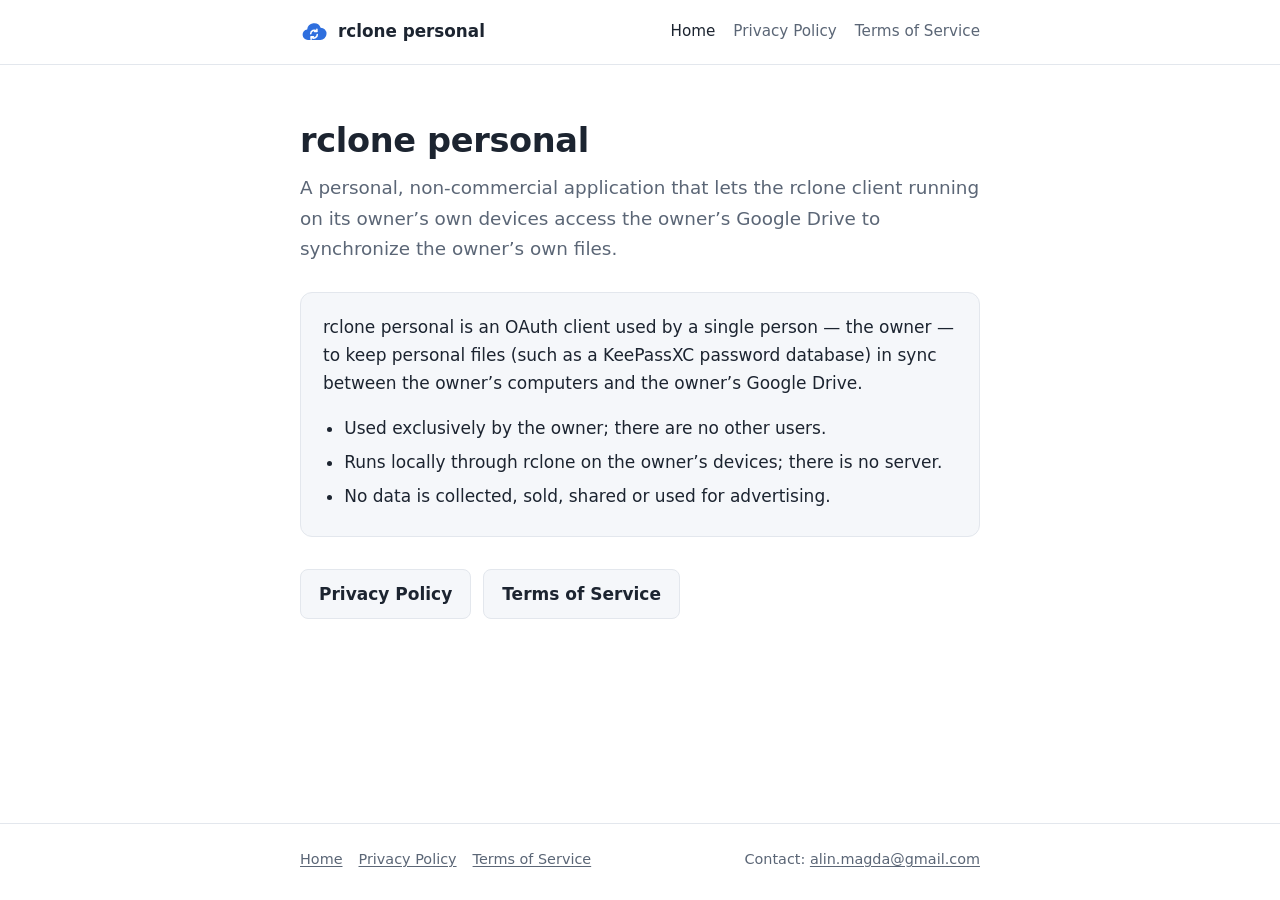
<file: index.html>
<!DOCTYPE html>
<html lang="en">
<head>
  <meta charset="utf-8">
  <meta name="viewport" content="width=device-width, initial-scale=1">
  <title>rclone personal</title>
  <meta name="description" content="rclone personal is a personal, non-commercial app that lets rclone on its owner's devices sync the owner's own files with Google Drive.">
  <link rel="icon" href="favicon.svg" type="image/svg+xml">
  <link rel="stylesheet" href="style.css">
</head>
<body>
  <header class="site-header">
    <div class="wrap">
      <a class="brand" href="index.html"><img src="favicon.svg" alt="" width="28" height="28">rclone personal</a>
      <nav class="site-nav" aria-label="Primary">
        <a href="index.html" aria-current="page">Home</a>
        <a href="privacy.html">Privacy Policy</a>
        <a href="terms.html">Terms of Service</a>
      </nav>
    </div>
  </header>

  <main>
    <div class="wrap">
      <h1>rclone personal</h1>
      <p class="lead">A personal, non-commercial application that lets the rclone client running on its owner&rsquo;s own devices access the owner&rsquo;s Google Drive to synchronize the owner&rsquo;s own files.</p>

      <div class="card">
        <p>rclone personal is an OAuth client used by a single person &mdash; the owner &mdash; to keep personal files (such as a KeePassXC password database) in sync between the owner&rsquo;s computers and the owner&rsquo;s Google Drive.</p>
        <ul>
          <li>Used exclusively by the owner; there are no other users.</li>
          <li>Runs locally through rclone on the owner&rsquo;s devices; there is no server.</li>
          <li>No data is collected, sold, shared or used for advertising.</li>
        </ul>
      </div>

      <div class="links">
        <a class="button" href="privacy.html">Privacy Policy</a>
        <a class="button" href="terms.html">Terms of Service</a>
      </div>
    </div>
  </main>

  <footer class="site-footer">
    <div class="wrap">
      <nav aria-label="Footer">
        <a href="index.html" aria-current="page">Home</a>
        <a href="privacy.html">Privacy Policy</a>
        <a href="terms.html">Terms of Service</a>
      </nav>
      <span>Contact: <a href="mailto:alin.magda@gmail.com">alin.magda@gmail.com</a></span>
    </div>
  </footer>
</body>
</html>
</file>
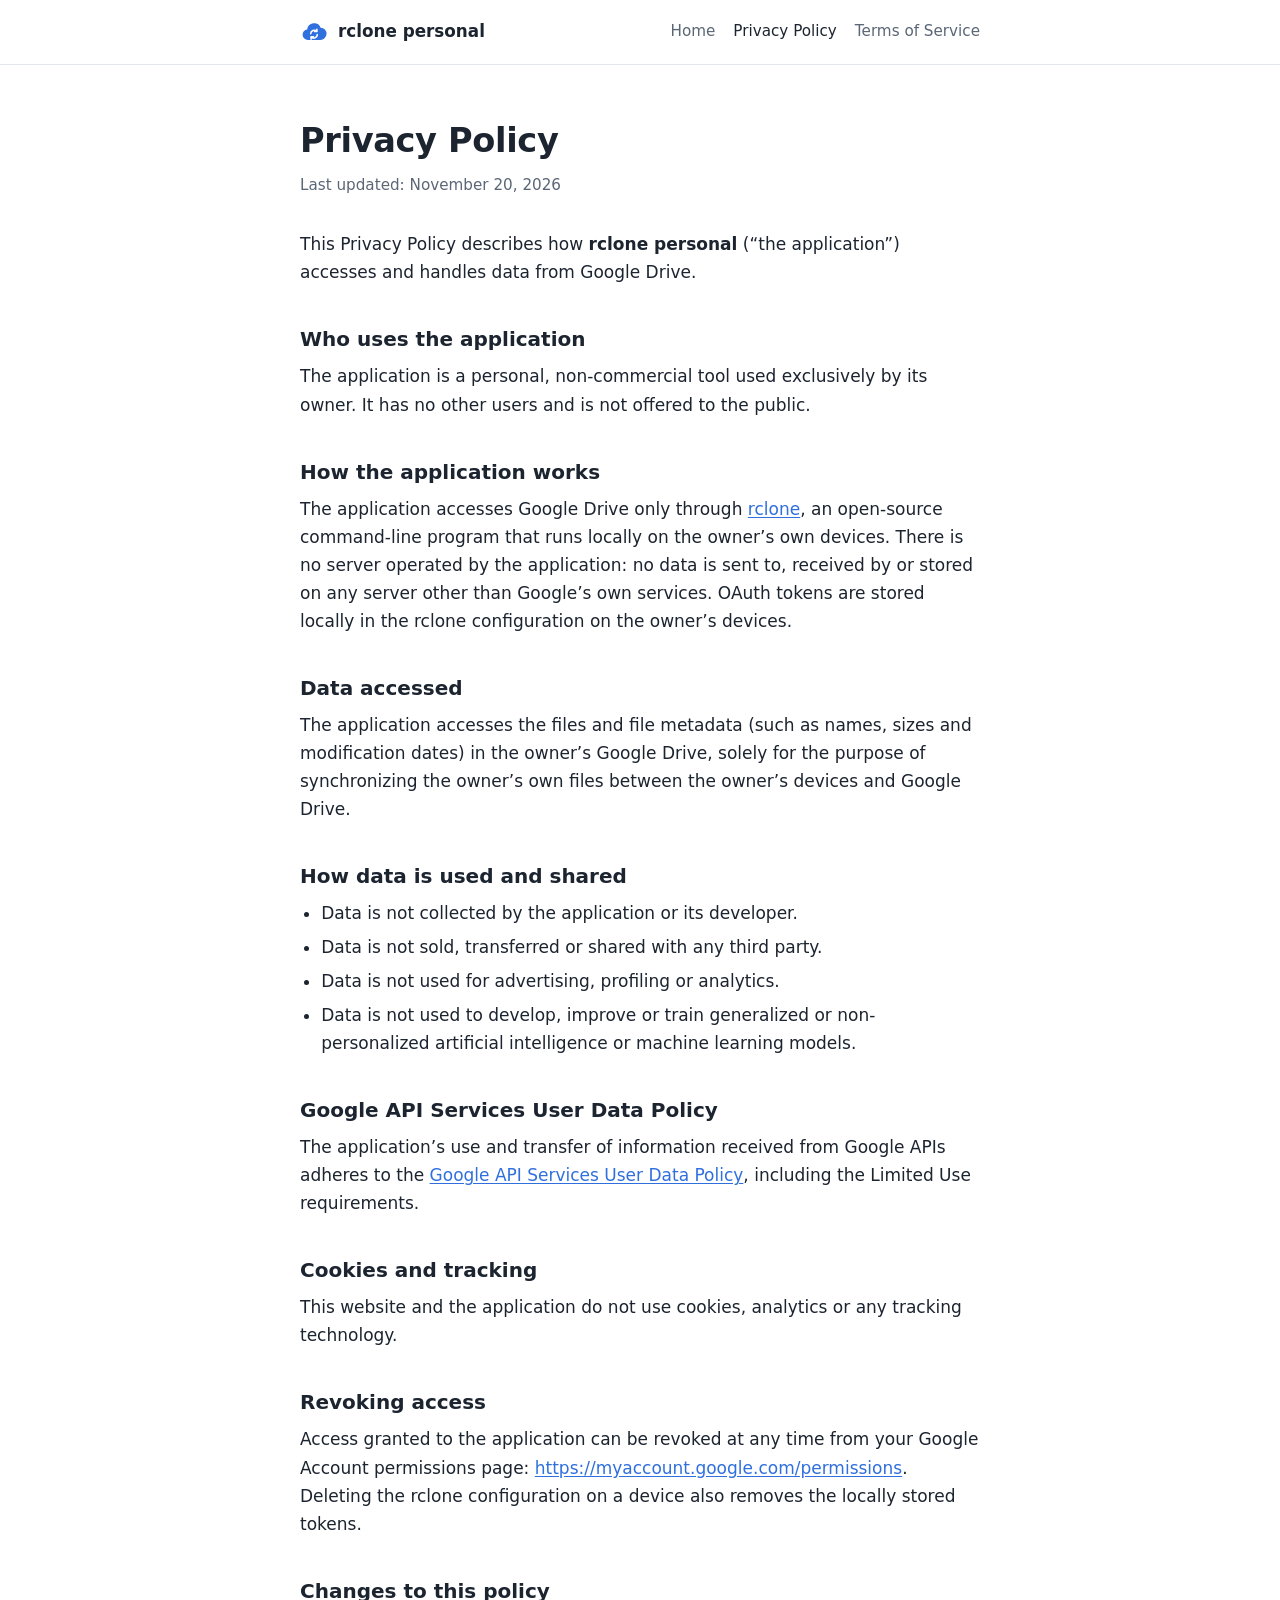
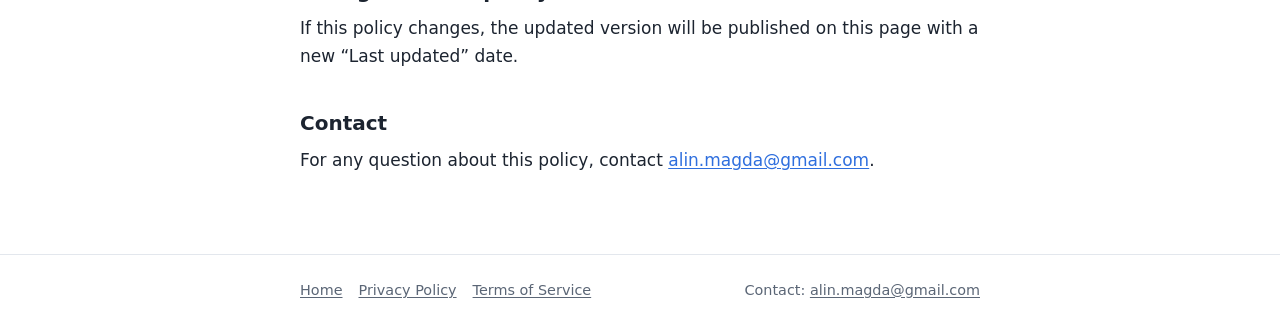
<file: privacy.html>
<!DOCTYPE html>
<html lang="en">
<head>
  <meta charset="utf-8">
  <meta name="viewport" content="width=device-width, initial-scale=1">
  <title>Privacy Policy – rclone personal</title>
  <meta name="description" content="Privacy Policy for rclone personal: a single-user app that accesses the owner's Google Drive only through rclone running locally. No data is collected or shared.">
  <link rel="icon" href="favicon.svg" type="image/svg+xml">
  <link rel="stylesheet" href="style.css">
</head>
<body>
  <header class="site-header">
    <div class="wrap">
      <a class="brand" href="index.html"><img src="favicon.svg" alt="" width="28" height="28">rclone personal</a>
      <nav class="site-nav" aria-label="Primary">
        <a href="index.html">Home</a>
        <a href="privacy.html" aria-current="page">Privacy Policy</a>
        <a href="terms.html">Terms of Service</a>
      </nav>
    </div>
  </header>

  <main>
    <div class="wrap">
      <h1>Privacy Policy</h1>
      <p class="meta">Last updated: November 20, 2026</p>

      <p>This Privacy Policy describes how <strong>rclone personal</strong> (&ldquo;the application&rdquo;) accesses and handles data from Google Drive.</p>

      <h2>Who uses the application</h2>
      <p>The application is a personal, non-commercial tool used exclusively by its owner. It has no other users and is not offered to the public.</p>

      <h2>How the application works</h2>
      <p>The application accesses Google Drive only through <a href="https://rclone.org/">rclone</a>, an open-source command-line program that runs locally on the owner&rsquo;s own devices. There is no server operated by the application: no data is sent to, received by or stored on any server other than Google&rsquo;s own services. OAuth tokens are stored locally in the rclone configuration on the owner&rsquo;s devices.</p>

      <h2>Data accessed</h2>
      <p>The application accesses the files and file metadata (such as names, sizes and modification dates) in the owner&rsquo;s Google Drive, solely for the purpose of synchronizing the owner&rsquo;s own files between the owner&rsquo;s devices and Google Drive.</p>

      <h2>How data is used and shared</h2>
      <ul>
        <li>Data is not collected by the application or its developer.</li>
        <li>Data is not sold, transferred or shared with any third party.</li>
        <li>Data is not used for advertising, profiling or analytics.</li>
        <li>Data is not used to develop, improve or train generalized or non-personalized artificial intelligence or machine learning models.</li>
      </ul>

      <h2>Google API Services User Data Policy</h2>
      <p>The application&rsquo;s use and transfer of information received from Google APIs adheres to the <a href="https://developers.google.com/terms/api-services-user-data-policy">Google API Services User Data Policy</a>, including the Limited Use requirements.</p>

      <h2>Cookies and tracking</h2>
      <p>This website and the application do not use cookies, analytics or any tracking technology.</p>

      <h2>Revoking access</h2>
      <p>Access granted to the application can be revoked at any time from your Google Account permissions page: <a href="https://myaccount.google.com/permissions">https://myaccount.google.com/permissions</a>. Deleting the rclone configuration on a device also removes the locally stored tokens.</p>

      <h2>Changes to this policy</h2>
      <p>If this policy changes, the updated version will be published on this page with a new &ldquo;Last updated&rdquo; date.</p>

      <h2>Contact</h2>
      <p>For any question about this policy, contact <a href="mailto:alin.magda@gmail.com">alin.magda@gmail.com</a>.</p>
    </div>
  </main>

  <footer class="site-footer">
    <div class="wrap">
      <nav aria-label="Footer">
        <a href="index.html">Home</a>
        <a href="privacy.html" aria-current="page">Privacy Policy</a>
        <a href="terms.html">Terms of Service</a>
      </nav>
      <span>Contact: <a href="mailto:alin.magda@gmail.com">alin.magda@gmail.com</a></span>
    </div>
  </footer>
</body>
</html>
</file>
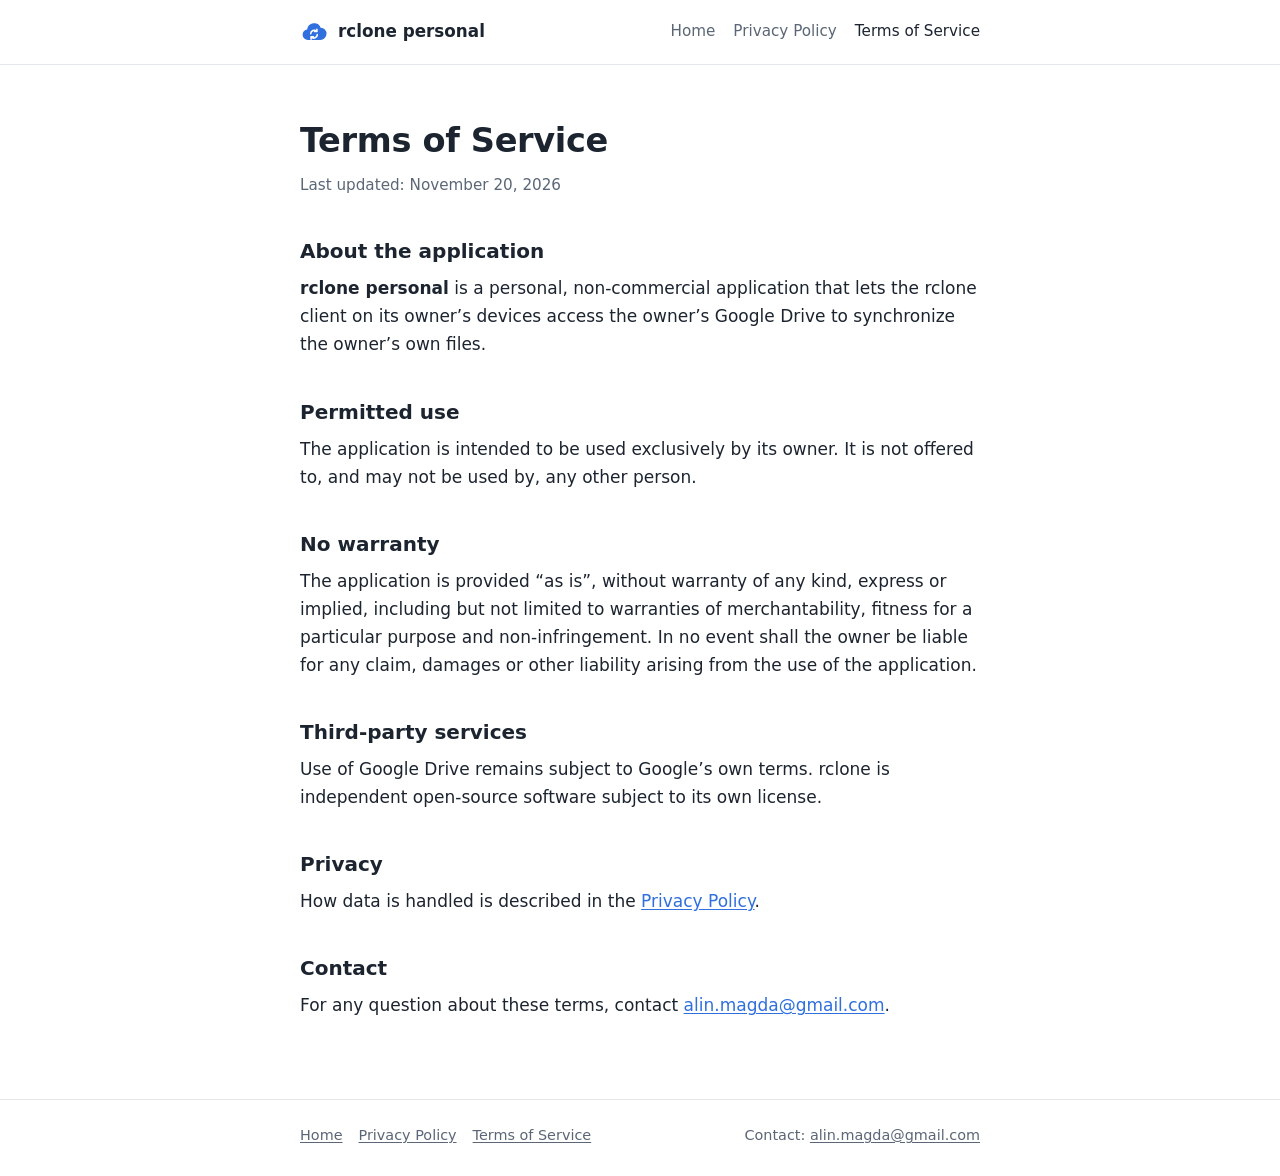
<file: terms.html>
<!DOCTYPE html>
<html lang="en">
<head>
  <meta charset="utf-8">
  <meta name="viewport" content="width=device-width, initial-scale=1">
  <title>Terms of Service – rclone personal</title>
  <meta name="description" content="Terms of Service for rclone personal, a personal, non-commercial app used only by its owner, provided without warranty.">
  <link rel="icon" href="favicon.svg" type="image/svg+xml">
  <link rel="stylesheet" href="style.css">
</head>
<body>
  <header class="site-header">
    <div class="wrap">
      <a class="brand" href="index.html"><img src="favicon.svg" alt="" width="28" height="28">rclone personal</a>
      <nav class="site-nav" aria-label="Primary">
        <a href="index.html">Home</a>
        <a href="privacy.html">Privacy Policy</a>
        <a href="terms.html" aria-current="page">Terms of Service</a>
      </nav>
    </div>
  </header>

  <main>
    <div class="wrap">
      <h1>Terms of Service</h1>
      <p class="meta">Last updated: November 20, 2026</p>

      <h2>About the application</h2>
      <p><strong>rclone personal</strong> is a personal, non-commercial application that lets the rclone client on its owner&rsquo;s devices access the owner&rsquo;s Google Drive to synchronize the owner&rsquo;s own files.</p>

      <h2>Permitted use</h2>
      <p>The application is intended to be used exclusively by its owner. It is not offered to, and may not be used by, any other person.</p>

      <h2>No warranty</h2>
      <p>The application is provided &ldquo;as is&rdquo;, without warranty of any kind, express or implied, including but not limited to warranties of merchantability, fitness for a particular purpose and non-infringement. In no event shall the owner be liable for any claim, damages or other liability arising from the use of the application.</p>

      <h2>Third-party services</h2>
      <p>Use of Google Drive remains subject to Google&rsquo;s own terms. rclone is independent open-source software subject to its own license.</p>

      <h2>Privacy</h2>
      <p>How data is handled is described in the <a href="privacy.html">Privacy Policy</a>.</p>

      <h2>Contact</h2>
      <p>For any question about these terms, contact <a href="mailto:alin.magda@gmail.com">alin.magda@gmail.com</a>.</p>
    </div>
  </main>

  <footer class="site-footer">
    <div class="wrap">
      <nav aria-label="Footer">
        <a href="index.html">Home</a>
        <a href="privacy.html">Privacy Policy</a>
        <a href="terms.html" aria-current="page">Terms of Service</a>
      </nav>
      <span>Contact: <a href="mailto:alin.magda@gmail.com">alin.magda@gmail.com</a></span>
    </div>
  </footer>
</body>
</html>
</file>
<file: style.css>
:root {
  --bg: #ffffff;
  --surface: #f5f7fa;
  --text: #1c2430;
  --muted: #5b6676;
  --border: #e3e7ed;
  --accent: #2f6fde;
  --accent-hover: #1f56b8;
  color-scheme: light dark;
}

@media (prefers-color-scheme: dark) {
  :root {
    --bg: #12161c;
    --surface: #1a2029;
    --text: #e4e8ee;
    --muted: #9aa5b4;
    --border: #2a323d;
    --accent: #7aa7ff;
    --accent-hover: #a3c2ff;
  }
}

*, *::before, *::after { box-sizing: border-box; }

html { -webkit-text-size-adjust: 100%; }

body {
  margin: 0;
  background: var(--bg);
  color: var(--text);
  font-family: system-ui, -apple-system, "Segoe UI", Roboto, "Helvetica Neue", Arial, sans-serif;
  font-size: 17px;
  line-height: 1.65;
  display: flex;
  flex-direction: column;
  min-height: 100vh;
}

.wrap {
  width: 100%;
  max-width: 720px;
  margin: 0 auto;
  padding: 0 20px;
}

a { color: var(--accent); text-underline-offset: 2px; }
a:hover { color: var(--accent-hover); }

/* Header */
.site-header { border-bottom: 1px solid var(--border); }
.site-header .wrap {
  display: flex;
  align-items: center;
  justify-content: space-between;
  gap: 16px;
  padding-top: 18px;
  padding-bottom: 18px;
}
.brand {
  display: inline-flex;
  align-items: center;
  gap: 10px;
  font-weight: 650;
  font-size: 1.05rem;
  color: var(--text);
  text-decoration: none;
}
.brand img { width: 28px; height: 28px; }
.brand:hover { color: var(--text); }

.site-nav { display: flex; gap: 18px; font-size: 0.95rem; }
.site-nav a { color: var(--muted); text-decoration: none; }
.site-nav a:hover, .site-nav a[aria-current="page"] { color: var(--text); }

/* Main */
main { flex: 1; padding: 56px 0 64px; }

h1 {
  font-size: 2.1rem;
  line-height: 1.2;
  letter-spacing: -0.01em;
  margin: 0 0 12px;
}
h2 {
  font-size: 1.25rem;
  line-height: 1.3;
  margin: 40px 0 10px;
}
p, ul { margin: 0 0 16px; }
ul { padding-left: 1.25em; }
li { margin-bottom: 6px; }

.lead { font-size: 1.15rem; color: var(--muted); margin-bottom: 28px; }
.meta { color: var(--muted); font-size: 0.95rem; margin-bottom: 32px; }

.card {
  background: var(--surface);
  border: 1px solid var(--border);
  border-radius: 12px;
  padding: 20px 22px;
  margin: 28px 0;
}
.card p:last-child, .card ul:last-child { margin-bottom: 0; }

.links {
  display: flex;
  flex-wrap: wrap;
  gap: 12px;
  margin-top: 32px;
}
.button {
  display: inline-block;
  padding: 10px 18px;
  border-radius: 8px;
  border: 1px solid var(--border);
  background: var(--surface);
  color: var(--text);
  font-weight: 550;
  text-decoration: none;
}
.button:hover { border-color: var(--accent); color: var(--accent); }

/* Footer */
.site-footer {
  border-top: 1px solid var(--border);
  color: var(--muted);
  font-size: 0.9rem;
}
.site-footer .wrap {
  display: flex;
  flex-wrap: wrap;
  justify-content: space-between;
  gap: 12px 24px;
  padding-top: 24px;
  padding-bottom: 28px;
}
.site-footer nav { display: flex; flex-wrap: wrap; gap: 16px; }
.site-footer a { color: var(--muted); }
.site-footer a:hover { color: var(--text); }

@media (max-width: 560px) {
  body { font-size: 16px; }
  main { padding: 36px 0 48px; }
  h1 { font-size: 1.75rem; }
  .site-header .wrap { flex-direction: column; align-items: flex-start; gap: 8px; }
  .site-footer .wrap { flex-direction: column; }
}
</file>
